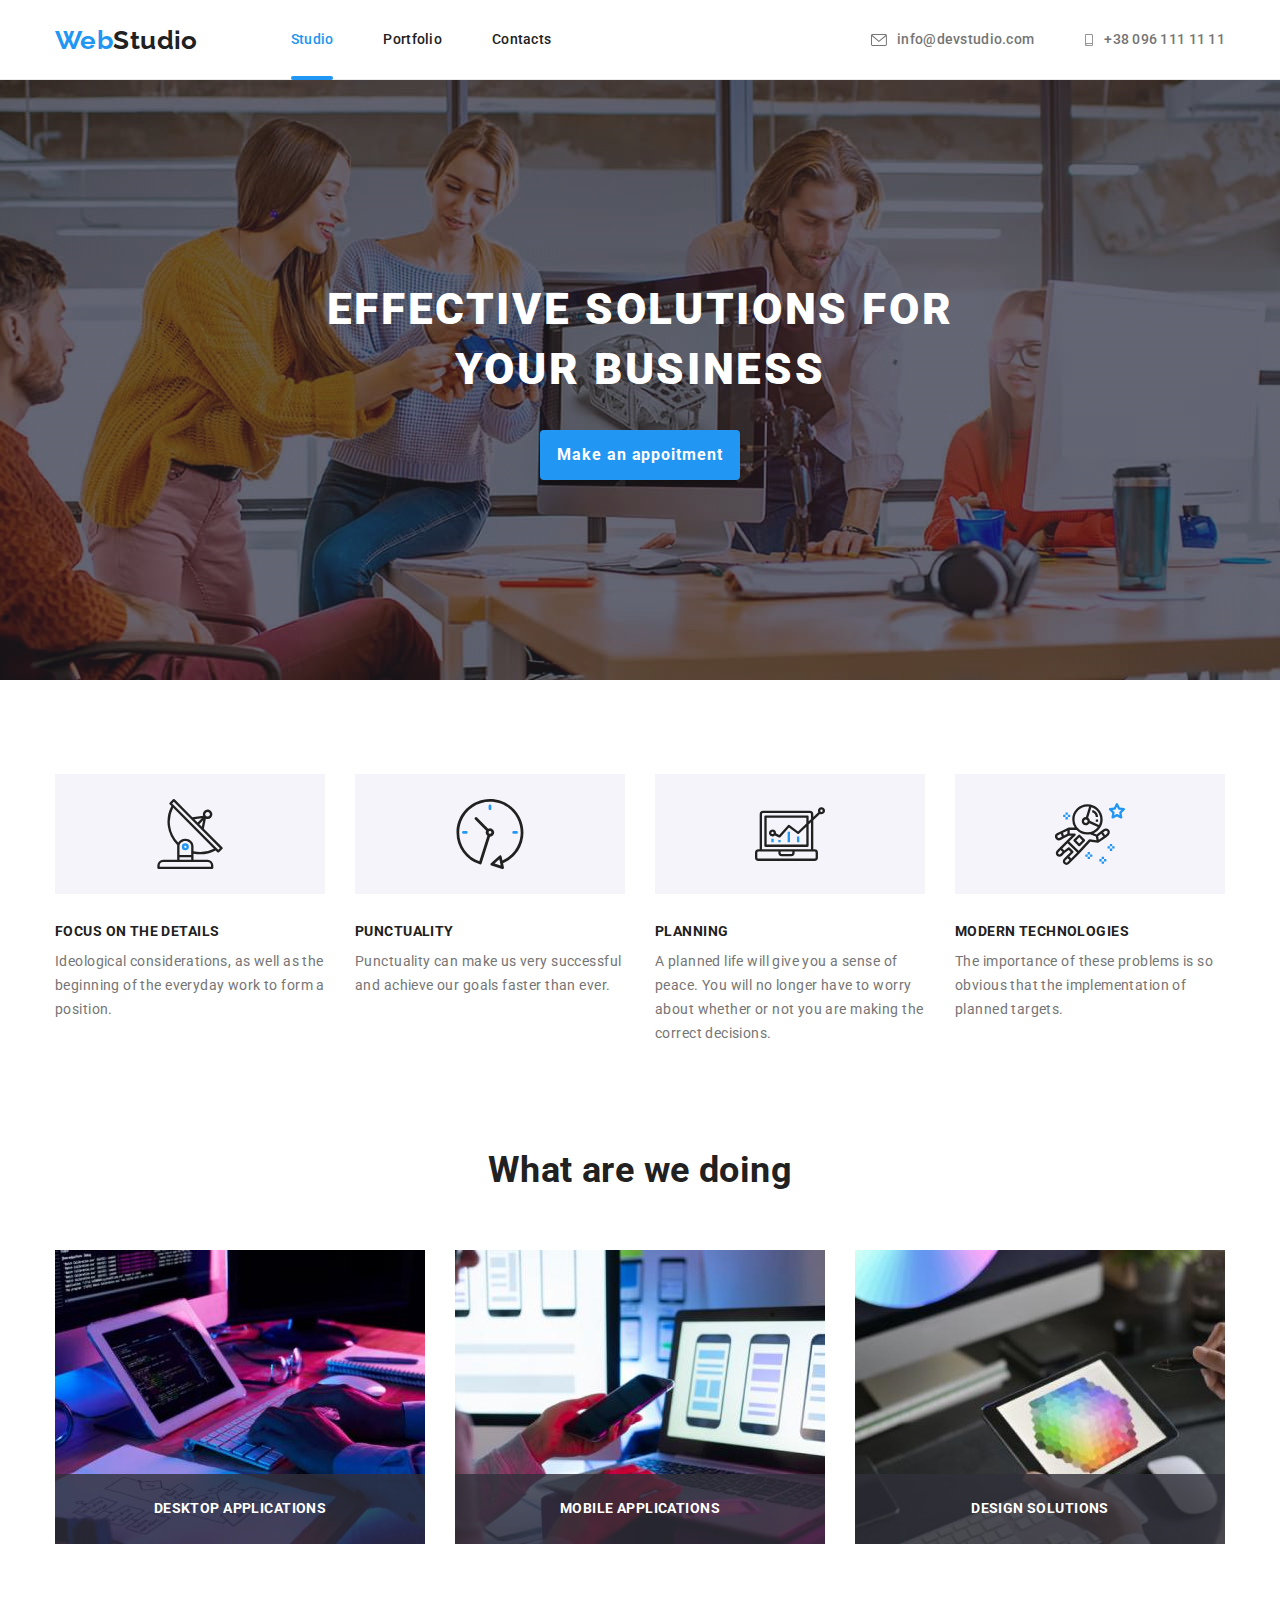
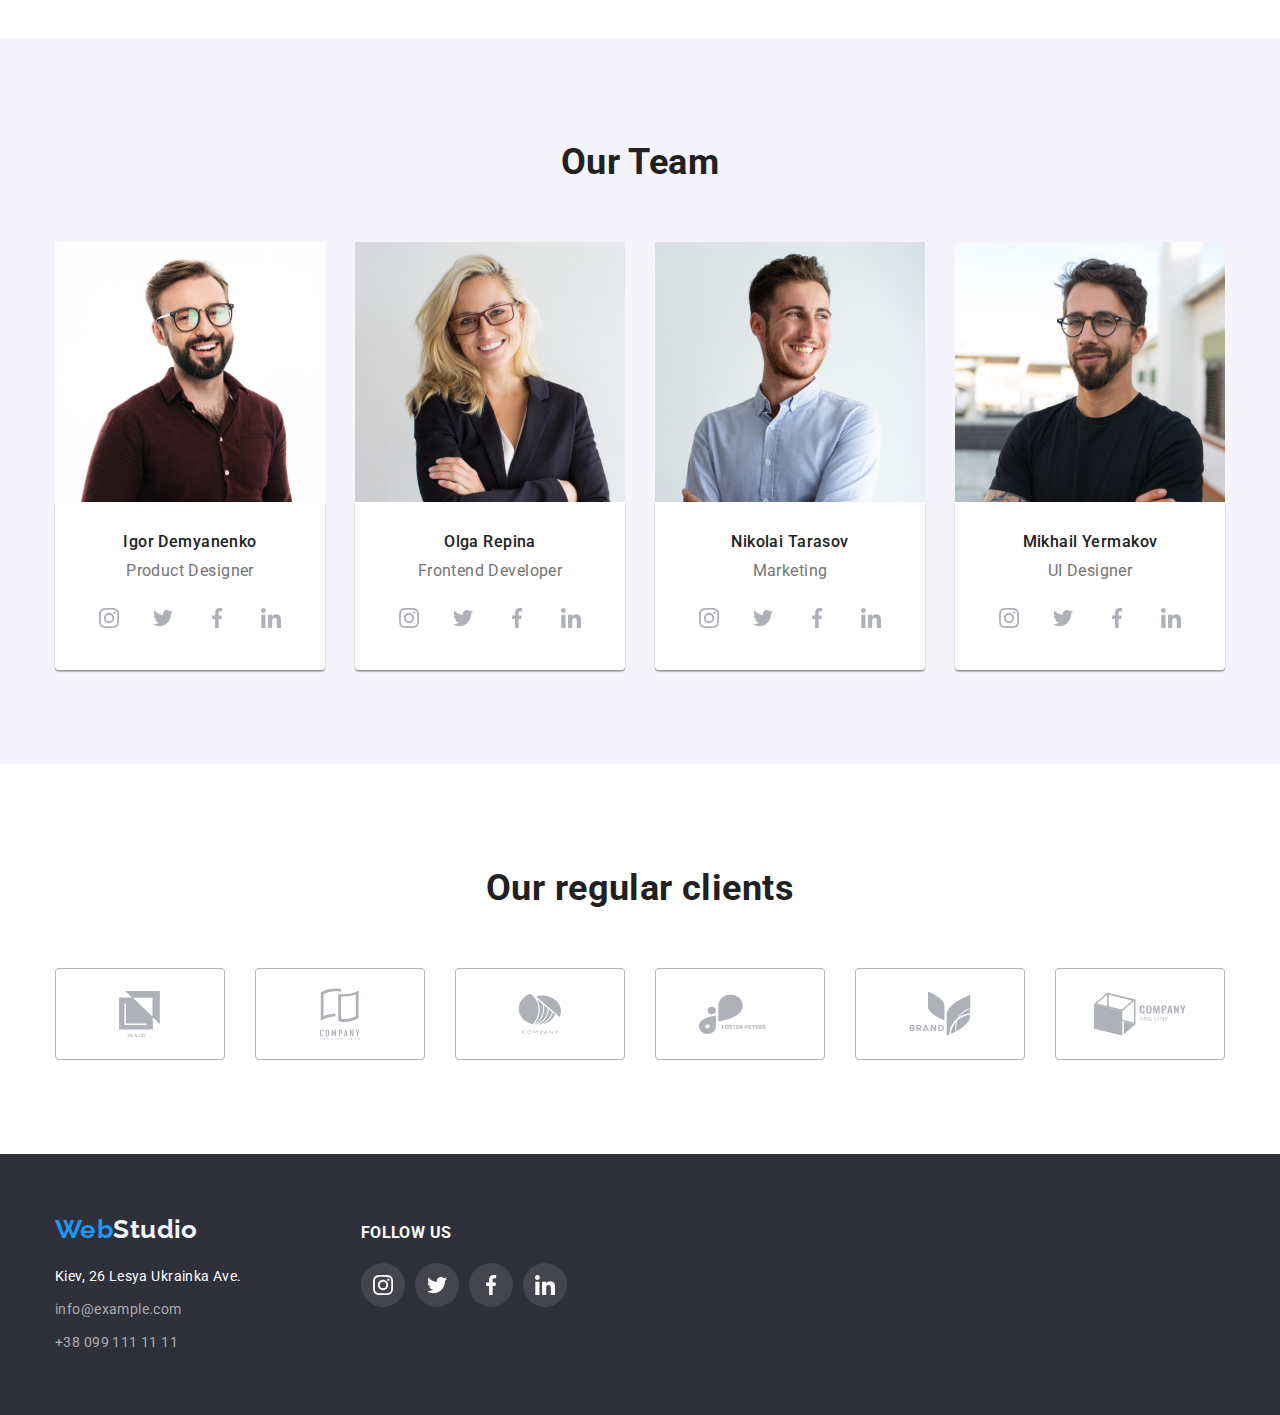
<file: index.html>
<!DOCTYPE html>
<html lang="en">
  <head>
    <meta charset="UTF-8" />
    <meta http-equiv="X-UA-Compatible" content="IE=edge" />
    <meta name="viewport" content="width=device-width, initial-scale=1.0" />
    <title>Web Studio</title>
    <link
      rel="stylesheet"
      href="https://cdnjs.cloudflare.com/ajax/libs/modern-normalize/1.0.0/modern-normalize.min.css"
    />
    <link rel="preconnect" href="https://fonts.gstatic.com" />
    <link
      href="https://fonts.googleapis.com/css2?family=Raleway:wght@700&family=Roboto:wght@400;500;700;900&display=swap"
      rel="stylesheet"
    />
    <link rel="stylesheet" href="./css/styles.css" />
  </head>
  <body>
    <header class="page-header">
      <div class="header-flex container">
        <a class="link logo nohover nofocus" href="./index.html"><span class="blue">Web</span>Studio</a>
        <nav>
          <ul class="site-nav list">
            <li class="nav-item"><a class="link current" href="./index.html">Studio</a></li>
            <li class="nav-item"><a class="link" href="./portfolio.html">Portfolio</a></li>
            <li class="nav-item"><a class="link" href="">Contacts</a></li>
          </ul>
        </nav>
        <ul class="contacts list">
          <li class="contact-item">
            <a class="contact-link link" href="mailto:info@devstudio.com">
              <svg class="contacts-icon" width="16" height="12">
                <use href="./images/icons.svg#icon-mail"></use>
              </svg>
              info@devstudio.com
            </a>
          </li>
          <li class="contact-item">
            <a class="contact-link link" href="tel:+380961111111">
              <svg class="contacts-icon" width="10" height="12">
                <use href="./images/icons.svg#icon-tel"></use>
              </svg>
              +38 096 111 11 11
            </a>
          </li>
        </ul>
      </div>
    </header>
    <main>
      <section class="hero section">
        <div class="container">
          <h1 class="page-title">Effective solutions for your business</h1>
          <button class="studio-btn" data-modal-open type="button">Make an appoitment</button>
        </div>
      </section>
      <section class="section">
        <div class="container">
          <h2 class="section-title visually-hidden">Our values</h2>
          <ul class="card-set list">
            <li class="values-item item">
              <div class="values-bg-icon">
                <svg class="values-icon" width="70" height="70">
                  <use href="./images/icons.svg#icon-antenna"></use>
                </svg>
              </div>
              <h3 class="values-point">Focus on the details</h3>
              <p class="values-text">
                Ideological considerations, as well as the beginning of the everyday work to form a position.
              </p>
            </li>
            <li class="values-item item">
              <div class="values-bg-icon">
                <svg class="values-icon" width="70" height="70">
                  <use href="./images/icons.svg#icon-clock"></use>
                </svg>
              </div>
              <h3 class="values-point">Punctuality</h3>
              <p class="values-text">Punctuality can make us very successful and achieve our goals faster than ever.</p>
            </li>

            <li class="values-item item">
              <div class="values-bg-icon">
                <svg class="values-icon" width="70" height="70">
                  <use href="./images/icons.svg#icon-diagram"></use>
                </svg>
              </div>
              <h3 class="values-point">Planning</h3>
              <p class="values-text">
                A planned life will give you a sense of peace. You will no longer have to worry about whether or not you
                are making the correct decisions.
              </p>
            </li>

            <li class="values-item item">
              <div class="values-bg-icon">
                <svg class="values-icon" width="70" height="70">
                  <use href="./images/icons.svg#icon-astronaut"></use>
                </svg>
              </div>
              <h3 class="values-point">Modern Technologies</h3>
              <p class="values-text">
                The importance of these problems is so obvious that the implementation of planned targets.
              </p>
            </li>
          </ul>
        </div>
      </section>
      <section class="section services">
        <div class="container">
          <h2 class="section-title">What are we doing</h2>
          <ul class="card-set list">
            <li class="service-item item">
              <div class="service-thumb">
                <img src="./images/actions/box_1.jpg" alt="Full Stack Development work" width="370" />
                <p class="service-content">Desktop applications</p>
              </div>
            </li>

            <li class="service-item item">
              <div class="service-thumb">
                <img src="./images/actions/box_2.jpg" alt="Management work" width="370" />
                <p class="service-content">Mobile applications</p>
              </div>
            </li>

            <li class="service-item item">
              <div class="service-thumb">
                <img src="./images/actions/box_3.jpg" alt="Design work" width="370" />
                <p class="service-content">Design solutions</p>
              </div>
            </li>
          </ul>
        </div>
      </section>
      <section class="team section">
        <div class="container">
          <h2 class="section-title">Our Team</h2>
          <ul class="card-set list">
            <li class="team-item item">
              <img src="./images/team/img_1.jpg" width="270" alt="Igor Demyanenko" />
              <div class="team-content">
                <h3 class="team-item-name">Igor Demyanenko</h3>
                <p class="team-item-position">Product Designer</p>
                <ul class="socials list">
                  <li class="social-item">
                    <a href="" class="social-link link" target="_blank" rel="noreferrer noopener">
                      <svg class="social-icon" width="20" height="20">
                        <use href="./images/icons.svg#icon-instagram"></use>
                      </svg>
                    </a>
                  </li>
                  <li class="social-item">
                    <a href="" class="social-link link" target="_blank" rel="noreferrer noopener">
                      <svg class="social-icon" width="20" height="20">
                        <use href="./images/icons.svg#icon-twitter"></use>
                      </svg>
                    </a>
                  </li>
                  <li class="social-item">
                    <a href="" class="social-link link" target="_blank" rel="noreferrer noopener">
                      <svg class="social-icon" width="20" height="20">
                        <use href="./images/icons.svg#icon-facebook"></use>
                      </svg>
                    </a>
                  </li>
                  <li class="social-item">
                    <a href="" class="social-link link" target="_blank" rel="noreferrer noopener">
                      <svg class="social-icon" width="20" height="20">
                        <use href="./images/icons.svg#icon-linkedin"></use>
                      </svg>
                    </a>
                  </li>
                </ul>
              </div>
            </li>
            <li class="team-item item">
              <img src="./images/team/img_2.jpg" width="270" alt="Olga Repina" />
              <div class="team-content">
                <h3 class="team-item-name">Olga Repina</h3>
                <p class="team-item-position">Frontend Developer</p>
                <ul class="socials list">
                  <li class="social-item">
                    <a href="" class="social-link link" target="_blank" rel="noreferrer noopener">
                      <svg class="social-icon" width="20" height="20">
                        <use href="./images/icons.svg#icon-instagram"></use>
                      </svg>
                    </a>
                  </li>
                  <li class="social-item">
                    <a href="" class="social-link link" target="_blank" rel="noreferrer noopener">
                      <svg class="social-icon" width="20" height="20">
                        <use href="./images/icons.svg#icon-twitter"></use>
                      </svg>
                    </a>
                  </li>
                  <li class="social-item">
                    <a href="" class="social-link link" target="_blank" rel="noreferrer noopener">
                      <svg class="social-icon" width="20" height="20">
                        <use href="./images/icons.svg#icon-facebook"></use>
                      </svg>
                    </a>
                  </li>
                  <li class="social-item">
                    <a href="" class="social-link link" target="_blank" rel="noreferrer noopener">
                      <svg class="social-icon" width="20" height="20">
                        <use href="./images/icons.svg#icon-linkedin"></use>
                      </svg>
                    </a>
                  </li>
                </ul>
              </div>
            </li>
            <li class="team-item item">
              <img src="./images/team/img_3.jpg" width="270" alt="Nikolai Tarasov" />
              <div class="team-content">
                <h3 class="team-item-name">Nikolai Tarasov</h3>
                <p class="team-item-position">Marketing</p>
                <ul class="socials list">
                  <li class="social-item">
                    <a href="" class="social-link link" target="_blank" rel="noreferrer noopener">
                      <svg class="social-icon" width="20" height="20">
                        <use href="./images/icons.svg#icon-instagram" width="20" height="20"></use>
                      </svg>
                    </a>
                  </li>
                  <li class="social-item">
                    <a href="" class="social-link link" target="_blank" rel="noreferrer noopener">
                      <svg class="social-icon" width="20" height="20">
                        <use href="./images/icons.svg#icon-twitter" width="20" height="20"></use>
                      </svg>
                    </a>
                  </li>
                  <li class="social-item">
                    <a href="" class="social-link link" target="_blank" rel="noreferrer noopener">
                      <svg class="social-icon" width="20" height="20">
                        <use href="./images/icons.svg#icon-facebook" width="20" height="20"></use>
                      </svg>
                    </a>
                  </li>
                  <li class="social-item">
                    <a href="" class="social-link link" target="_blank" rel="noreferrer noopener">
                      <svg class="social-icon" width="20" height="20">
                        <use href="./images/icons.svg#icon-linkedin" width="20" height="20"></use>
                      </svg>
                    </a>
                  </li>
                </ul>
              </div>
            </li>
            <li class="team-item item">
              <img src="./images/team/img_4.jpg" width="270" alt="Mikhail Yermakov" />
              <div class="team-content">
                <h3 class="team-item-name">Mikhail Yermakov</h3>
                <p class="team-item-position">UI Designer</p>
                <ul class="socials list">
                  <li class="social-item">
                    <a href="" class="social-link link" target="_blank" rel="noreferrer noopener">
                      <svg class="social-icon" width="20" height="20">
                        <use href="./images/icons.svg#icon-instagram"></use>
                      </svg>
                    </a>
                  </li>
                  <li class="social-item">
                    <a href="" class="social-link link" target="_blank" rel="noreferrer noopener">
                      <svg class="social-icon" width="20" height="20">
                        <use href="./images/icons.svg#icon-twitter"></use>
                      </svg>
                    </a>
                  </li>
                  <li class="social-item">
                    <a href="" class="social-link link" target="_blank" rel="noreferrer noopener">
                      <svg class="social-icon" width="20" height="20">
                        <use href="./images/icons.svg#icon-facebook"></use>
                      </svg>
                    </a>
                  </li>
                  <li class="social-item">
                    <a href="" class="social-link link" target="_blank" rel="noreferrer noopener">
                      <svg class="social-icon" width="20" height="20">
                        <use href="./images/icons.svg#icon-linkedin"></use>
                      </svg>
                    </a>
                  </li>
                </ul>
              </div>
            </li>
          </ul>
        </div>
      </section>
      <section class="section">
        <div class="container">
          <h2 class="section-title">Our regular clients</h2>
          <ul class="clients list card-set">
            <li class="client-item item">
              <a href="" class="client-link link" target="_blank" rel="noreferrer noopener">
                <svg class="client-icon" width="41" height="46.7">
                  <use href="./images/icons.svg#icon-logo-0"></use>
                </svg>
              </a>
            </li>
            <li class="client-item item">
              <a href="" class="client-link link" target="_blank" rel="noreferrer noopener">
                <svg class="client-icon" width="40" height="52">
                  <use href="./images/icons.svg#icon-logo-1"></use>
                </svg>
              </a>
            </li>
            <li class="client-item item">
              <a href="" class="client-link link" target="_blank" rel="noreferrer noopener">
                <svg class="client-icon" width="43.46" height="41.18">
                  <use href="./images/icons.svg#icon-logo-2"></use>
                </svg>
              </a>
            </li>
            <li class="client-item item">
              <a href="" class="client-link link" target="_blank" rel="noreferrer noopener">
                <svg class="client-icon" width="84.44" height="40.62">
                  <use href="./images/icons.svg#icon-logo-3"></use>
                </svg>
              </a>
            </li>
            <li class="client-item item">
              <a href="" class="client-link link" target="_blank" rel="noreferrer noopener">
                <svg class="client-icon" width="62.54" height="45.43">
                  <use href="./images/icons.svg#icon-logo-4"></use>
                </svg>
              </a>
            </li>
            <li class="client-item item">
              <a href="" class="client-link link" target="_blank" rel="noreferrer noopener">
                <svg class="client-icon" width="93.79" height="43.93">
                  <use href="./images/icons.svg#icon-logo-5"></use>
                </svg>
              </a>
            </li>
          </ul>
        </div>
      </section>
    </main>
    <footer class="footer-page">
      <div class="footer-info container">
        <div class="footer-address">
          <a class="link logo white nohover nofocus" href="./index.html"><span class="blue">Web</span>Studio</a>
          <address class="address">
            <ul class="list">
              <li class="footer-item white">
                <a class="link" href="https://goo.gl/maps/UTHVrbyp5F8tHb4Z7">Kiev, 26 Lesya Ukrainka Ave.</a>
              </li>
              <li class="footer-item">
                <a class="link footer-contacts" href="mailto:info@devstudio.com">info@example.com</a>
              </li>
              <li class="footer-item">
                <a class="link footer-contacts" href="tel:+380961111111">+38 099 111 11 11</a>
              </li>
            </ul>
          </address>
        </div>
        <div class="footer-social">
          <h3 class="title-social">Follow us</h3>
          <ul class="socials list">
            <li class="social-item">
              <a href="" class="social-link footer link" target="_blank" rel="noreferrer noopener">
                <svg class="social-icon" width="20" height="20">
                  <use href="./images/icons.svg#icon-instagram"></use>
                </svg>
              </a>
            </li>
            <li class="social-item">
              <a href="" class="social-link footer link" target="_blank" rel="noreferrer noopener">
                <svg class="social-icon" width="20" height="20">
                  <use href="./images/icons.svg#icon-twitter"></use>
                </svg>
              </a>
            </li>
            <li class="social-item">
              <a href="" class="social-link footer link" target="_blank" rel="noreferrer noopener">
                <svg class="social-icon" width="20" height="20">
                  <use href="./images/icons.svg#icon-facebook"></use>
                </svg>
              </a>
            </li>
            <li class="social-item">
              <a href="" class="social-link footer link" target="_blank" rel="noreferrer noopener">
                <svg class="social-icon" width="20" height="20">
                  <use href="./images/icons.svg#icon-linkedin"></use>
                </svg>
              </a>
            </li>
          </ul>
        </div>
      </div>
    </footer>
    <div class="backdrop is-hidden" data-modal>
      <div class="modal">
        <button class="modal-close" data-modal-close type="button">
          <svg class="modal-icon" width="18" height="18">
            <use href="./images/icons.svg#icon-close"></use>
          </svg>
        </button>
      </div>
    </div>
    <script src="./js/modal.js"></script>
  </body>
</html>
</file>
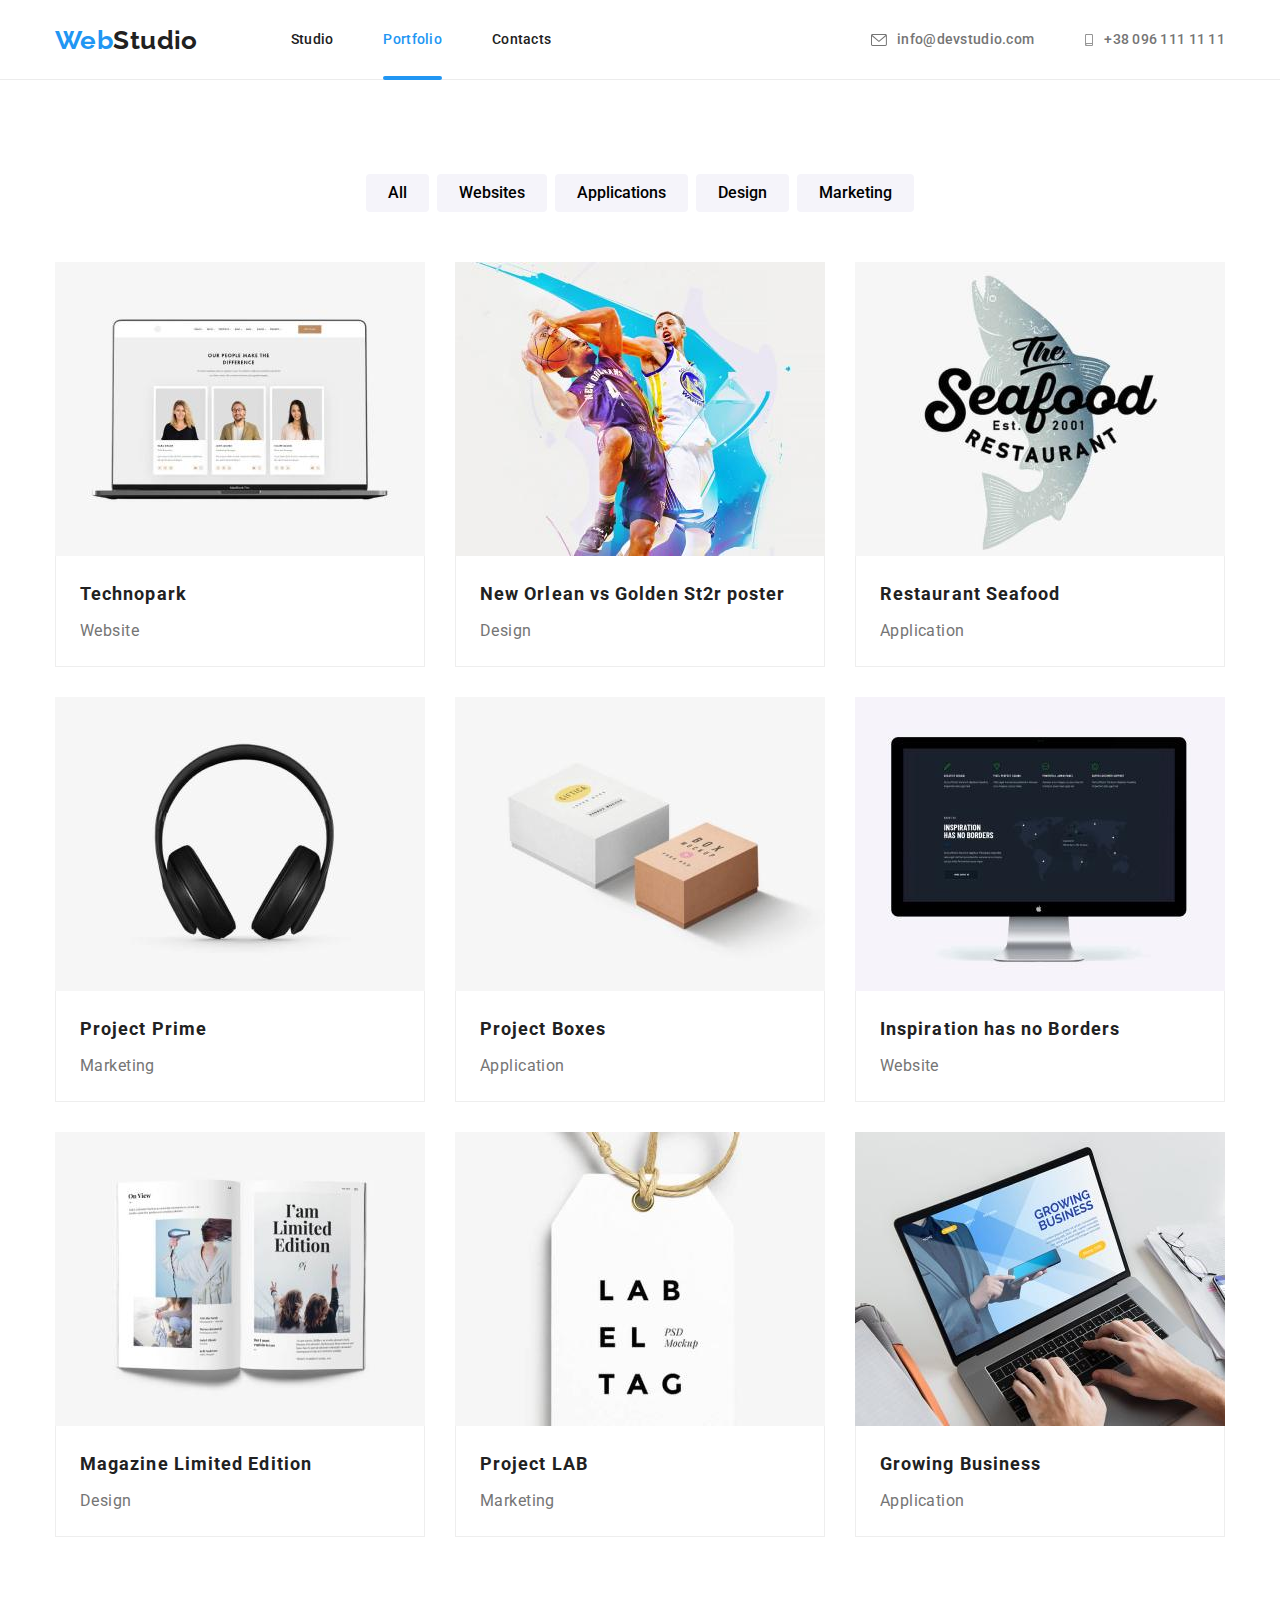
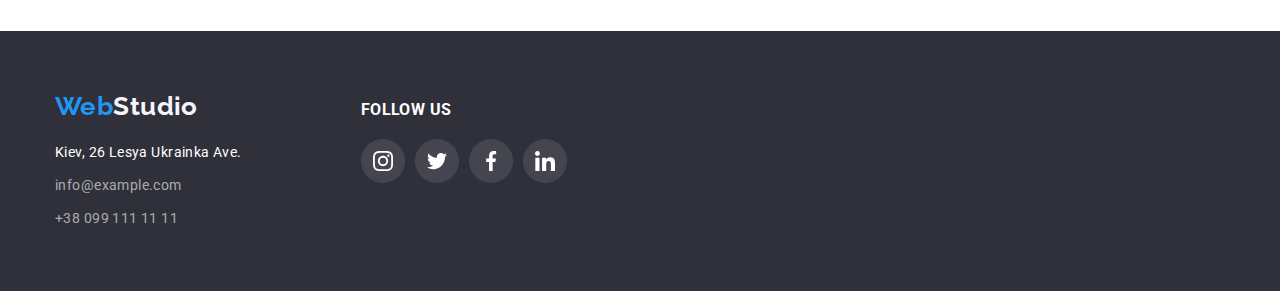
<file: portfolio.html>
<!DOCTYPE html>
<html lang="en">
  <head>
    <meta charset="UTF-8" />
    <meta http-equiv="X-UA-Compatible" content="IE=edge" />
    <meta name="viewport" content="width=device-width, initial-scale=1.0" />
    <title>Portfolio</title>
    <link
      rel="stylesheet"
      href="https://cdnjs.cloudflare.com/ajax/libs/modern-normalize/1.0.0/modern-normalize.min.css"
    />
    <link rel="preconnect" href="https://fonts.gstatic.com" />
    <link
      href="https://fonts.googleapis.com/css2?family=Raleway:wght@700&family=Roboto:wght@400;500;700;900&display=swap"
      rel="stylesheet"
    />
    <link rel="stylesheet" href="./css/styles.css" />
  </head>
  <body>
    <header class="page-header">
      <div class="header-flex container">
        <a class="link logo nohover nofocus" href="./index.html"><span class="blue">Web</span>Studio</a>
        <nav>
          <ul class="site-nav list">
            <li class="nav-item"><a class="link" href="./index.html">Studio</a></li>
            <li class="nav-item"><a class="link current" href="./portfolio.html">Portfolio</a></li>
            <li class="nav-item"><a class="link" href="">Contacts</a></li>
          </ul>
        </nav>
        <ul class="contacts list">
          <li class="contact-item">
            <a class="contact-link link" href="mailto:info@devstudio.com">
              <svg class="contacts-icon" width="16" height="12">
                <use href="./images/icons.svg#icon-mail"></use>
              </svg>
              info@devstudio.com
            </a>
          </li>
          <li class="contact-item">
            <a class="contact-link link" href="tel:+380961111111">
              <svg class="contacts-icon" width="10" height="12">
                <use href="./images/icons.svg#icon-tel"></use>
              </svg>
              +38 096 111 11 11
            </a>
          </li>
        </ul>
      </div>
    </header>
    <main>
      <section class="section">
        <div class="container">
          <h1 class="visually-hidden">Our Portfolio</h1>
          <ul class="portfolio-filter list">
            <li class="filter-item"><button class="portfolio-btn" type="button">All</button></li>
            <li class="filter-item"><button class="portfolio-btn" type="button">Websites</button></li>
            <li class="filter-item"><button class="portfolio-btn" type="button">Applications</button></li>
            <li class="filter-item"><button class="portfolio-btn" type="button">Design</button></li>
            <li class="filter-item"><button class="portfolio-btn" type="button">Marketing</button></li>
          </ul>
          <ul class="card-set list">
            <li class="portfolio-item item">
              <a href="" class="portfolio-link">
                <div class="portfolio-thumb">
                  <img src="./images/works/project_1.jpg" width="370" height="294" alt="Technopark website" />
                  <p class="portfolio-overlay">
                    Technokryak is a modern platform for the spread of coronavirus. Companies use this platform for
                    digital espionage and attacks on competitors' secure servers.
                  </p>
                </div>
                <div class="portfolio-content">
                  <h3 class="portfolio-item-name">Technopark</h3>
                  <p class="portfolio-item-type">Website</p>
                </div>
              </a>
            </li>
            <li class="portfolio-item item">
              <a href="" class="portfolio-link">
                <div class="portfolio-thumb">
                  <img src="./images/works/project_2.jpg" width="370" alt="Poster for basketball" />
                  <p class="portfolio-overlay">
                    Technokryak is a modern platform for the spread of coronavirus. Companies use this platform for
                    digital espionage and attacks on competitors' secure servers.
                  </p>
                </div>

                <div class="portfolio-content">
                  <h3 class="portfolio-item-name">New Orlean vs Golden St2r poster</h3>
                  <p class="portfolio-item-type">Design</p>
                </div>
              </a>
            </li>
            <li class="portfolio-item item">
              <a href="" class="portfolio-link">
                <div class="portfolio-thumb">
                  <img src="./images/works/project_3.jpg" width="370" alt="Restaurant's logo" />
                  <p class="portfolio-overlay">
                    Technokryak is a modern platform for the spread of coronavirus. Companies use this platform for
                    digital espionage and attacks on competitors' secure servers.
                  </p>
                </div>

                <div class="portfolio-content">
                  <h3 class="portfolio-item-name">Restaurant Seafood</h3>
                  <p class="portfolio-item-type">Application</p>
                </div>
              </a>
            </li>
            <li class="portfolio-item item">
              <a href="" class="portfolio-link">
                <div class="portfolio-thumb">
                  <img src="./images/works/project_4.jpg" width="370" alt="Headphones" />
                  <p class="portfolio-overlay">
                    Technokryak is a modern platform for the spread of coronavirus. Companies use this platform for
                    digital espionage and attacks on competitors' secure servers.
                  </p>
                </div>

                <div class="portfolio-content">
                  <h3 class="portfolio-item-name">Project Prime</h3>
                  <p class="portfolio-item-type">Marketing</p>
                </div>
              </a>
            </li>
            <li class="portfolio-item item">
              <a href="" class="portfolio-link">
                <div class="portfolio-thumb">
                  <img src="./images/works/project_5.jpg" width="370" alt="Two boxes" />
                  <p class="portfolio-overlay">
                    Technokryak is a modern platform for the spread of coronavirus. Companies use this platform for
                    digital espionage and attacks on competitors' secure servers.
                  </p>
                </div>

                <div class="portfolio-content">
                  <h3 class="portfolio-item-name">Project Boxes</h3>
                  <p class="portfolio-item-type">Application</p>
                </div>
              </a>
            </li>
            <li class="portfolio-item item">
              <a href="" class="portfolio-link">
                <div class="portfolio-thumb">
                  <img src="./images/works/project_6.jpg" width="370" alt="Monitor with website's start page" />
                  <p class="portfolio-overlay">
                    Technokryak is a modern platform for the spread of coronavirus. Companies use this platform for
                    digital espionage and attacks on competitors' secure servers.
                  </p>
                </div>

                <div class="portfolio-content">
                  <h3 class="portfolio-item-name">Inspiration has no Borders</h3>
                  <p class="portfolio-item-type">Website</p>
                </div>
              </a>
            </li>
            <li class="portfolio-item item">
              <a href="" class="portfolio-link">
                <div class="portfolio-thumb">
                  <img src="./images/works/project_7.jpg" width="370" alt="Magazine's page" />
                  <p class="portfolio-overlay">
                    Technokryak is a modern platform for the spread of coronavirus. Companies use this platform for
                    digital espionage and attacks on competitors' secure servers.
                  </p>
                </div>

                <div class="portfolio-content">
                  <h3 class="portfolio-item-name">Magazine Limited Edition</h3>
                  <p class="portfolio-item-type">Design</p>
                </div>
              </a>
            </li>
            <li class="portfolio-item item">
              <a href="" class="portfolio-link">
                <div class="portfolio-thumb">
                  <img src="./images/works/project_8.jpg" width="370" alt="Lab's logo" />
                  <p class="portfolio-overlay">
                    Technokryak is a modern platform for the spread of coronavirus. Companies use this platform for
                    digital espionage and attacks on competitors' secure servers.
                  </p>
                </div>

                <div class="portfolio-content">
                  <h3 class="portfolio-item-name">Project LAB</h3>
                  <p class="portfolio-item-type">Marketing</p>
                </div>
              </a>
            </li>
            <li class="portfolio-item item">
              <a href="" class="portfolio-link">
                <div class="portfolio-thumb">
                  <img src="./images/works/project_9.jpg" width="370" alt="Laptop with application's start page" />
                  <p class="portfolio-overlay">
                    Technokryak is a modern platform for the spread of coronavirus. Companies use this platform for
                    digital espionage and attacks on competitors' secure servers.
                  </p>
                </div>

                <div class="portfolio-content">
                  <h3 class="portfolio-item-name">Growing Business</h3>
                  <p class="portfolio-item-type">Application</p>
                </div>
              </a>
            </li>
          </ul>
        </div>
      </section>
    </main>
    <footer class="footer-page">
      <div class="footer-info container">
        <div class="footer-address">
          <a class="link logo white nohover nofocus" href="./index.html"><span class="blue">Web</span>Studio</a>
          <address class="address">
            <ul class="list">
              <li class="footer-item white">
                <a class="link" href="https://goo.gl/maps/UTHVrbyp5F8tHb4Z7">Kiev, 26 Lesya Ukrainka Ave.</a>
              </li>
              <li class="footer-item">
                <a class="link footer-contacts" href="mailto:info@devstudio.com">info@example.com</a>
              </li>
              <li class="footer-item">
                <a class="link footer-contacts" href="tel:+380961111111">+38 099 111 11 11</a>
              </li>
            </ul>
          </address>
        </div>
        <div class="footer-social">
          <h3 class="title-social">Follow us</h3>
          <ul class="socials list">
            <li class="social-item">
              <a href="" class="social-link footer link" target="_blank" rel="noreferrer noopener">
                <svg class="social-icon" width="20" height="20">
                  <use href="./images/icons.svg#icon-instagram"></use>
                </svg>
              </a>
            </li>
            <li class="social-item">
              <a href="" class="social-link footer link" target="_blank" rel="noreferrer noopener">
                <svg class="social-icon" width="20" height="20">
                  <use href="./images/icons.svg#icon-twitter"></use>
                </svg>
              </a>
            </li>
            <li class="social-item">
              <a href="" class="social-link footer link" target="_blank" rel="noreferrer noopener">
                <svg class="social-icon" width="20" height="20">
                  <use href="./images/icons.svg#icon-facebook"></use>
                </svg>
              </a>
            </li>
            <li class="social-item">
              <a href="" class="social-link footer link" target="_blank" rel="noreferrer noopener">
                <svg class="social-icon" width="20" height="20">
                  <use href="./images/icons.svg#icon-linkedin"></use>
                </svg>
              </a>
            </li>
          </ul>
        </div>
      </div>
    </footer>
  </body>
</html>
</file>
<file: css/styles.css>
:root {
  --accent-color: #2196f3;

  --main-text-color: #212121;
  --alt-text-color: #757575;
  --white-text-color: #ffffff;

  --main-title-color: #212121;
  --alt-title-color: #ffffff;

  --dark-bg: #2f303a;
  --light-bg: #f5f4fa;

  --main-font: 'Roboto', sans-serif;
  --logo-font: 'Raleway', sans-serif;

  --card-set-gap: 30px;

  --animation: 250ms cubic-bezier(0.4, 0, 0.2, 1);
}

body {
  font-family: var(--main-font);
  font-size: 14px;
  letter-spacing: 0.03em;
  color: var(--main-text-color);
}

.visually-hidden {
  position: absolute !important;
  clip: rect(1px 1px 1px 1px);
  clip: rect(1px, 1px, 1px, 1px);
  padding: 0 !important;
  border: 0 !important;
  height: 1px !important;
  width: 1px !important;
  overflow: hidden;
}

h1,
h2,
h3,
p {
  margin: 0;
}

.list {
  list-style: none;
  padding: 0;
  margin: 0;
}

.link {
  color: inherit;
  text-decoration: none;
  transition: color var(--animation);
}

.link:not(.nohover):hover,
.link:not(.nofocus):focus {
  color: var(--accent-color);
}

img {
  display: block;
  width: 100%;
  height: auto;
}

.current {
  color: var(--accent-color);
}

.current::after {
  position: absolute;
  bottom: -1px;

  content: '';
  display: block;
  width: 100%;
  height: 4px;
  border-radius: 2px;
  background-color: var(--accent-color);
}

.container {
  width: 1200px;
  padding-left: 15px;
  padding-right: 15px;
  margin-left: auto;
  margin-right: auto;
}

.address {
  font-style: inherit;
}

/* header */

.page-header {
  border-bottom: 1px solid #ececec;
}

.header-flex {
  display: flex;
  align-items: center;
}

.logo {
  font-family: var(--logo-font);
  font-weight: 700;
  font-size: 26px;
  line-height: 1.19;
  margin-right: 93px;
  padding-top: 24px;
  padding-bottom: 23px;
}

.logo > .blue {
  color: var(--accent-color);
}

.site-nav {
  display: flex;
}

.nav-item {
  position: relative;
}

.nav-item:not(:last-child) {
  margin-right: 50px;
}

.site-nav .link {
  display: block;
  padding-top: 32px;
  padding-bottom: 31px;

  font-weight: 500;
  line-height: 1.14;
  letter-spacing: 0.02em;
}
.contacts {
  display: flex;
  margin-left: auto;
}
.contact-link {
  display: flex;
  align-items: center;
  padding-top: 32px;
  padding-bottom: 31px;

  font-weight: 500;
  line-height: 1.14;
  letter-spacing: 0.02em;
  color: var(--alt-text-color);
}

.contact-item:not(:last-child) {
  margin-right: 50px;
}

.contacts-icon {
  display: inline-block;
  fill: currentColor;
  margin-right: 10px;
}

.section {
  padding-top: 94px;
  padding-bottom: 94px;
}

/* buttons */

.studio-btn {
  margin-left: auto;
  margin-right: auto;
  box-shadow: 0px 4px 4px rgba(0, 0, 0, 0.15);
  border: none;
  border-radius: 4px;
  min-width: 200px;
  min-height: 50px;

  font-weight: 700;
  font-size: 16px;
  line-height: 1.87;
  text-align: center;
  letter-spacing: 0.06em;
  background-color: var(--accent-color);
  cursor: pointer;
  color: #ffffff;

  transition: color var(--animation), background-color var(--animation);
}

.studio-btn:hover,
.studio-btn:focus {
  color: var(--accent-color);
  background-color: var(--light-bg);
  outline: none;
}

/* hero */

.hero {
  height: 600px;
  max-width: 1600px;
  text-align: center;
  margin: 0 auto;
  padding-top: 200px;
  padding-bottom: 200px;

  background-color: var(--dark-bg);
  background-image: linear-gradient(to right, rgba(47, 48, 58, 0.4), rgba(47, 48, 58, 0.4)),
    url('../images/hero_bg.jpg');
  background-repeat: no-repeat;
  background-position: center;
  background-size: cover;
}

.page-title {
  max-width: 630px;
  margin-left: auto;
  margin-right: auto;
  margin-bottom: 30px;

  font-weight: 900;
  font-size: 44px;
  line-height: 1.36;
  text-align: center;
  letter-spacing: 0.06em;
  text-transform: uppercase;
  color: var(--alt-title-color);
}

.section-title {
  margin-bottom: 50px;

  font-weight: 700;
  font-size: 36px;
  line-height: 1.67;
  text-align: center;
}

/* Values */

.card-set {
  display: flex;
  flex-wrap: wrap;
  margin-left: calc(-1 * var(--card-set-gap));
  margin-top: calc(-1 * var(--card-set-gap));
}

.item {
  margin-left: var(--card-set-gap);
  margin-top: var(--card-set-gap);
}

.values-item {
  flex-basis: calc((100% - var(--card-set-gap) * 4) / 4);
}

.values-bg-icon {
  padding: 25px 100px;
  margin-bottom: 30px;

  height: 120px;
  background-color: var(--light-bg);
}

.values-point {
  margin-bottom: 10px;

  font-weight: 700;
  font-size: 14px;
  line-height: 1.14;
  text-transform: uppercase;
}

.values-text {
  line-height: 1.71;
  color: var(--alt-text-color);
}

/* services */

.services {
  padding-top: 0;
}

.service-item {
  flex-basis: calc((100% - 3 * var(--card-set-gap)) / 3);
}

.service-thumb {
  position: relative;
}

.service-content {
  position: absolute;
  left: 0;
  bottom: 0;

  padding: 27px 24px;
  width: 100%;
  height: 70px;

  font-weight: 700;
  line-height: 1.14;
  text-align: center;
  text-transform: uppercase;
  color: var(--white-text-color);
  background-color: rgba(47, 48, 58, 0.8);
}

/* team */

.team {
  background-color: var(--light-bg);
}

.team-item {
  flex-basis: calc((100% - var(--card-set-gap) * 4) / 4);
  text-align: center;
}

.team-content {
  padding: 30px 24px;

  background-color: #ffffff;
  box-shadow: 0px 1px 3px rgba(0, 0, 0, 0.12), 0px 1px 1px rgba(0, 0, 0, 0.14), 0px 2px 1px rgba(0, 0, 0, 0.2);
  border-radius: 0px 0px 4px 4px;
}

.team-item-name {
  margin-bottom: 10px;

  font-weight: 500;
  font-size: 16px;
  line-height: 1.19;
}

.team-item-position {
  margin-bottom: 16px;

  color: var(--alt-text-color);
  font-size: 16px;
  line-height: 1.19;
}

.socials {
  display: flex;
  align-items: center;
  justify-content: center;
}

.social-item {
  width: 44px;
  height: 44px;
}

.social-item:not(:last-child) {
  margin-right: 10px;
}

.social-link {
  display: flex;
  justify-content: center;
  align-items: center;
  width: 100%;
  height: 100%;
  color: #afb1b8;
  border-radius: 50%;

  transition: color var(--animation), background-color var(--animation);
}

.social-link.footer {
  color: #ffffff;
  background-color: rgba(255, 255, 255, 0.1);
}

.social-link:hover,
.social-link:focus {
  background-color: var(--accent-color);
}
.social-icon {
  display: inline-block;

  fill: currentColor;
  transition: fill var(--animation);
}

.social-link:hover .social-icon,
.social-link:focus .social-icon {
  fill: #ffffff;
}

/* Clients */

.clients {
  display: flex;
  align-items: center;
}

.client-item {
  flex-basis: calc((100% - 6 * var(--card-set-gap)) / 6);
  height: 92px;
}

.client-link {
  display: flex;
  justify-content: center;
  align-items: center;
  width: 100%;
  height: 100%;

  color: #afb1b8;
  border: 1px solid #afb1b8;
  border-radius: 4px;
  transition: color var(--animation), border var(--animation);
}

.client-link:hover,
.client-link:focus {
  color: var(--accent-color);
  border: 1px solid var(--accent-color);
}

.client-icon {
  fill: currentColor;
}

/* PORTFOLIO PAGE */

.portfolio-filter {
  display: flex;
  justify-content: center;
  margin-bottom: 50px;
}

.filter-item:not(:last-child) {
  margin-right: 8px;
}

.portfolio-btn {
  padding: 6px 22px;
  border-radius: 4px;

  font-weight: 500;
  font-size: 16px;
  line-height: 1.62;
  text-align: center;
  cursor: pointer;
  border: none;
  background-color: var(--light-bg);
  transition: color var(--animation), background-color var(--animation), box-shadow var(--animation);
}

.portfolio-btn:hover,
.portfolio-btn:focus {
  box-shadow: 0px 3px 1px rgba(0, 0, 0, 0.1), 0px 1px 2px rgba(0, 0, 0, 0.08), 0px 2px 2px rgba(0, 0, 0, 0.12);
  color: var(--alt-title-color);
  background-color: var(--accent-color);
  outline: none;
}

.portfolio-link {
  display: block;
  color: inherit;
  text-decoration: none;

  transition: box-shadow var(--animation);
}

.portfolio-link:hover,
.portfolio-link:focus {
  box-shadow: 0px 1px 1px rgba(0, 0, 0, 0.12), 0px 4px 4px rgba(0, 0, 0, 0.06), 1px 4px 6px rgba(0, 0, 0, 0.16);
}

.portfolio-item {
  flex-basis: calc((100% - 3 * var(--card-set-gap)) / 3);
}

.portfolio-thumb {
  position: relative;
  overflow: hidden;
}

.portfolio-overlay {
  position: absolute;
  left: 0;
  bottom: 0;

  padding: 63px 24px;
  width: 100%;
  height: 100%;

  font-size: 18px;
  line-height: 1.56;
  color: var(--white-text-color);
  background-color: rgba(33, 150, 243, 0.9);

  transform: translateY(100%);
  transition: transform var(--animation);
}

.portfolio-link:hover .portfolio-overlay {
  transform: translateY(0);
}

.portfolio-content {
  position: relative;
  padding: 20px 24px;
  border: 1px solid #eeeeee;
  border-top: none;
}

.portfolio-item-name {
  margin-bottom: 4px;
  font-weight: 700;
  font-size: 18px;
  line-height: 2;
  letter-spacing: 0.06em;
}

.portfolio-item-type {
  font-size: 16px;
  line-height: 1.87;
  color: var(--alt-text-color);
}

/* footer */

.footer-page {
  background-color: var(--dark-bg);
}

.logo.white {
  display: block;
  padding: 0;
  margin-bottom: 20px;

  color: var(--light-bg);
}

.footer-info {
  display: flex;
  align-items: baseline;
  padding-top: 60px;
  padding-bottom: 60px;
}
.footer-address {
  margin-right: 70px;
}
.footer-item {
  line-height: 1.71;
}

.footer-item.white {
  color: var(--alt-title-color);
}

.footer-item:not(:last-child) {
  margin-bottom: 9px;
}

.footer-contacts {
  color: rgba(255, 255, 255, 0.6);
}

.title-social {
  margin-bottom: 20px;
  display: flex;
  align-items: baseline;

  font-weight: 700;
  line-height: 1.14;
  text-transform: uppercase;
  color: var(--alt-title-color);
}

.backdrop {
  position: fixed;
  top: 0;
  bottom: 0;
  width: 100%;
  height: 100%;
  background-color: rgba(0, 0, 0, 0.2);
  overflow: auto;

  opacity: 1;
  transition: opacity var(--animation);
}

.is-hidden {
  opacity: 0;
  visibility: hidden;
  pointer-events: none;
}

.backdrop.is-hidden .modal {
  transform: translate(-50%, -50%) scale(0.8);
}

.modal {
  position: absolute;
  top: 50%;
  left: 50%;

  width: 528px;
  height: 581px;
  max-height: 100vh;
  overflow-y: auto;

  padding: 40px 30px;
  background-color: #fff;
  box-shadow: 0px 1px 3px rgba(0, 0, 0, 0.12), 0px 1px 1px rgba(0, 0, 0, 0.14), 0px 2px 1px rgba(0, 0, 0, 0.2);
  border-radius: 4px;

  transform: translate(-50%, -50%) scale(1);

  transition: transform var(--animation), visibility var(--animation);
}

.modal-close {
  position: absolute;
  top: 15px;
  right: 15px;

  display: flex;
  justify-content: center;
  align-items: center;
  width: 30px;
  height: 30px;

  background-color: #ffffff;
  border-radius: 50%;
  border: 1px solid rgba(0, 0, 0, 0.1);
  cursor: pointer;
  outline: none;

  transition: border var(--animation);
}

.modal-close:hover {
  border: 1px solid var(--accent-color);
}

.modal-icon {
  transition: fill var(--animation);
}

.modal-close:hover .modal-icon {
  fill: var(--accent-color);
}
</file>
